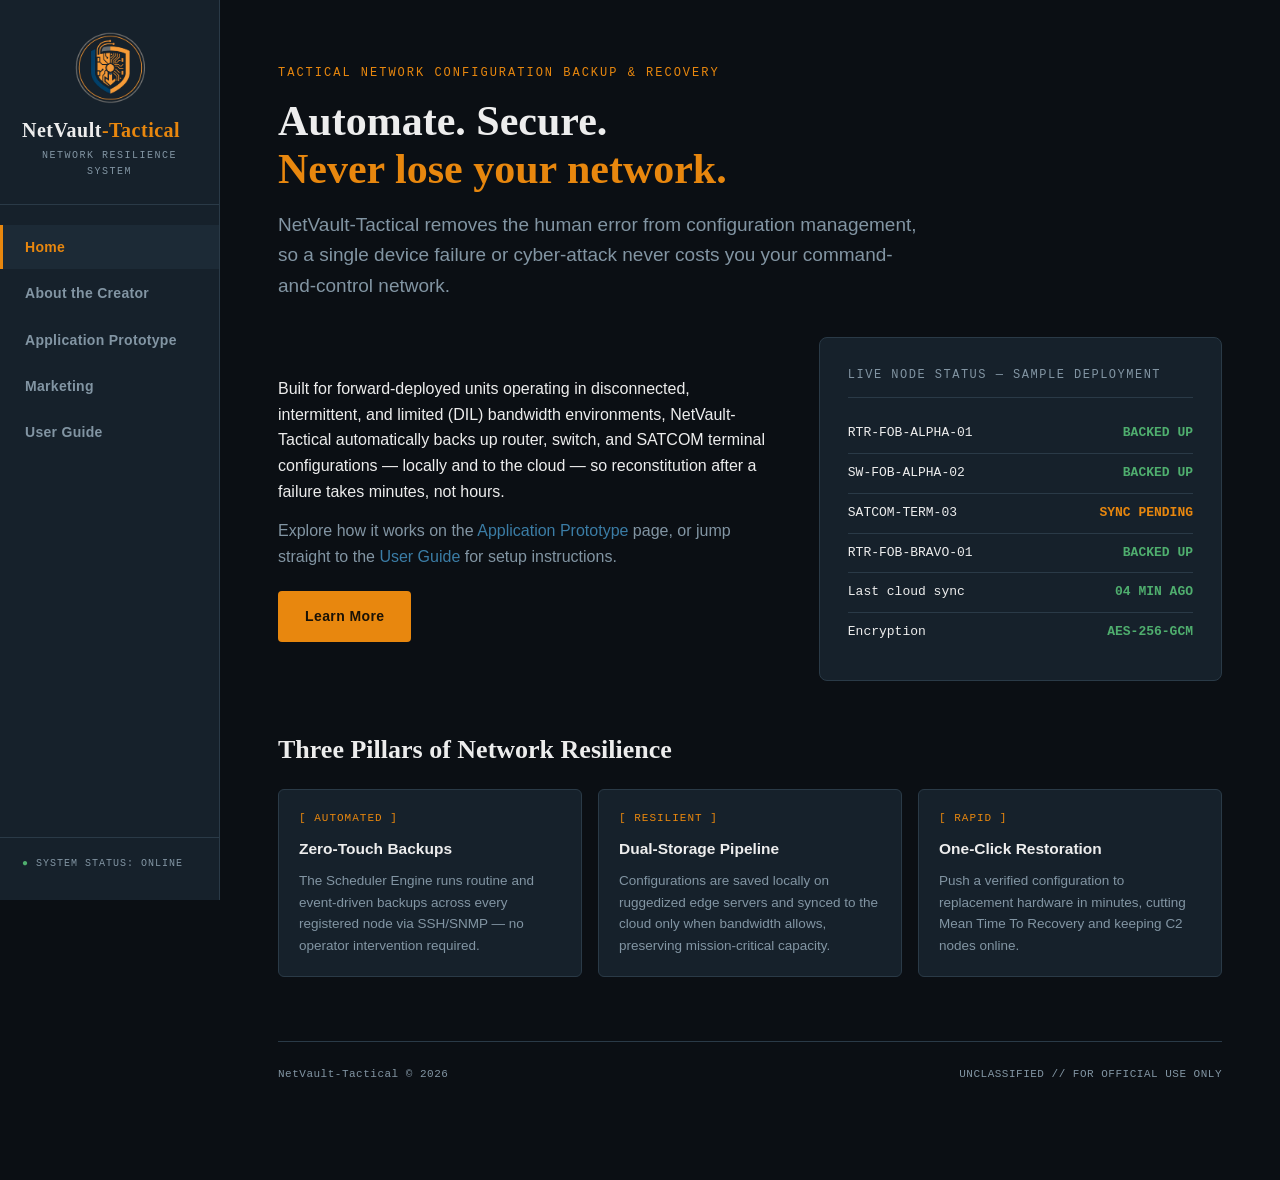
<file: index.html>
<!DOCTYPE html>
<html lang="en">
<head>
<meta charset="UTF-8">
<meta name="viewport" content="width=device-width, initial-scale=1.0">
<title>NetVault-Tactical | Network Configuration Backup &amp; Recovery</title>
<link rel="stylesheet" href="assets/style.css">
</head>
<body>
<div class="mobile-bar">
  <span class="mark"><img src="assets/logo-mark.png" alt="" class="logo-mark">NetVault<span>-Tactical</span></span>
  <button class="burger" onclick="toggleNav()">MENU</button>
</div>
<div class="shell">
  <nav class="sidenav" id="sidenav">
    <div class="brand">
      <img src="assets/logo-mark.png" alt="NetVault-Tactical shield logo" class="logo-mark">
      <div class="mark">NetVault<span>-Tactical</span></div>
      <div class="sub">Network Resilience System</div>
    </div>
    <ul class="navlist">
      <li><a href="index.html" class="active">Home</a></li>
      <li><a href="about.html">About the Creator</a></li>
      <li><a href="prototype.html">Application Prototype</a></li>
      <li><a href="marketing.html">Marketing</a></li>
      <li><a href="guide.html">User Guide</a></li>
    </ul>
    <div class="navfoot"><span class="dot">●</span> SYSTEM STATUS: ONLINE</div>
  </nav>
  <main>
    <div class="page">
      <p class="eyebrow">Tactical Network Configuration Backup &amp; Recovery</p>
      <h1 class="title">Automate. Secure.<br><em>Never lose your network.</em></h1>
      <p class="lede">
        NetVault-Tactical removes the human error from configuration management, so a
        single device failure or cyber-attack never costs you your command-and-control network.
      </p>
      <div class="hero">
        <div>
          <p>
            Built for forward-deployed units operating in disconnected, intermittent, and
            limited (DIL) bandwidth environments, NetVault-Tactical automatically backs up
            router, switch, and SATCOM terminal configurations &mdash; locally and to the cloud
            &mdash; so reconstitution after a failure takes minutes, not hours.
          </p>
          <p class="muted">
            Explore how it works on the <a href="prototype.html">Application Prototype</a> page,
            or jump straight to the <a href="guide.html">User Guide</a> for setup instructions.
          </p>
          <div style="margin-top: 22px;">
            <a class="btn btn-primary" href="marketing.html" onclick="return false;" id="learnMoreBtn">Learn More</a>
          </div>
        </div>
        <div class="hero-panel">
          <div class="readout-title">LIVE NODE STATUS &mdash; SAMPLE DEPLOYMENT</div>
          <div class="readout-line"><span>RTR-FOB-ALPHA-01</span><span class="val">BACKED UP</span></div>
          <div class="readout-line"><span>SW-FOB-ALPHA-02</span><span class="val">BACKED UP</span></div>
          <div class="readout-line"><span>SATCOM-TERM-03</span><span class="val amber">SYNC PENDING</span></div>
          <div class="readout-line"><span>RTR-FOB-BRAVO-01</span><span class="val">BACKED UP</span></div>
          <div class="readout-line"><span>Last cloud sync</span><span class="val">04 MIN AGO</span></div>
          <div class="readout-line"><span>Encryption</span><span class="val">AES-256-GCM</span></div>
        </div>
      </div>
      <h2 class="section-head">Three Pillars of Network Resilience</h2>
      <div class="pillars">
        <div class="pillar">
          <div class="num">[ AUTOMATED ]</div>
          <h4>Zero-Touch Backups</h4>
          <p>
            The Scheduler Engine runs routine and event-driven backups across every registered
            node via SSH/SNMP &mdash; no operator intervention required.
          </p>
        </div>
        <div class="pillar">
          <div class="num">[ RESILIENT ]</div>
          <h4>Dual-Storage Pipeline</h4>
          <p>
            Configurations are saved locally on ruggedized edge servers and synced to the
            cloud only when bandwidth allows, preserving mission-critical capacity.
          </p>
        </div>
        <div class="pillar">
          <div class="num">[ RAPID ]</div>
          <h4>One-Click Restoration</h4>
          <p>
            Push a verified configuration to replacement hardware in minutes, cutting
            Mean Time To Recovery and keeping C2 nodes online.
          </p>
        </div>
      </div>
      <footer class="sitefoot">
        <span>NetVault-Tactical &copy; 2026</span>
        <span>UNCLASSIFIED // FOR OFFICIAL USE ONLY</span>
      </footer>
    </div>
  </main>
</div>
<div class="modal-overlay" id="learnMoreModal">
  <div class="modal-box">
    <p>Redirecting you to the Marketing page to learn more about NetVault-Tactical&hellip;</p>
    <a class="btn btn-primary" href="marketing.html">Continue</a>
  </div>
</div>
<script src="assets/site.js"></script>
<script>
  document.getElementById('learnMoreBtn').addEventListener('click', function(e){
    e.preventDefault();
    window.location.href = 'marketing.html';
  });
</script>
</body>
</html>
</file>
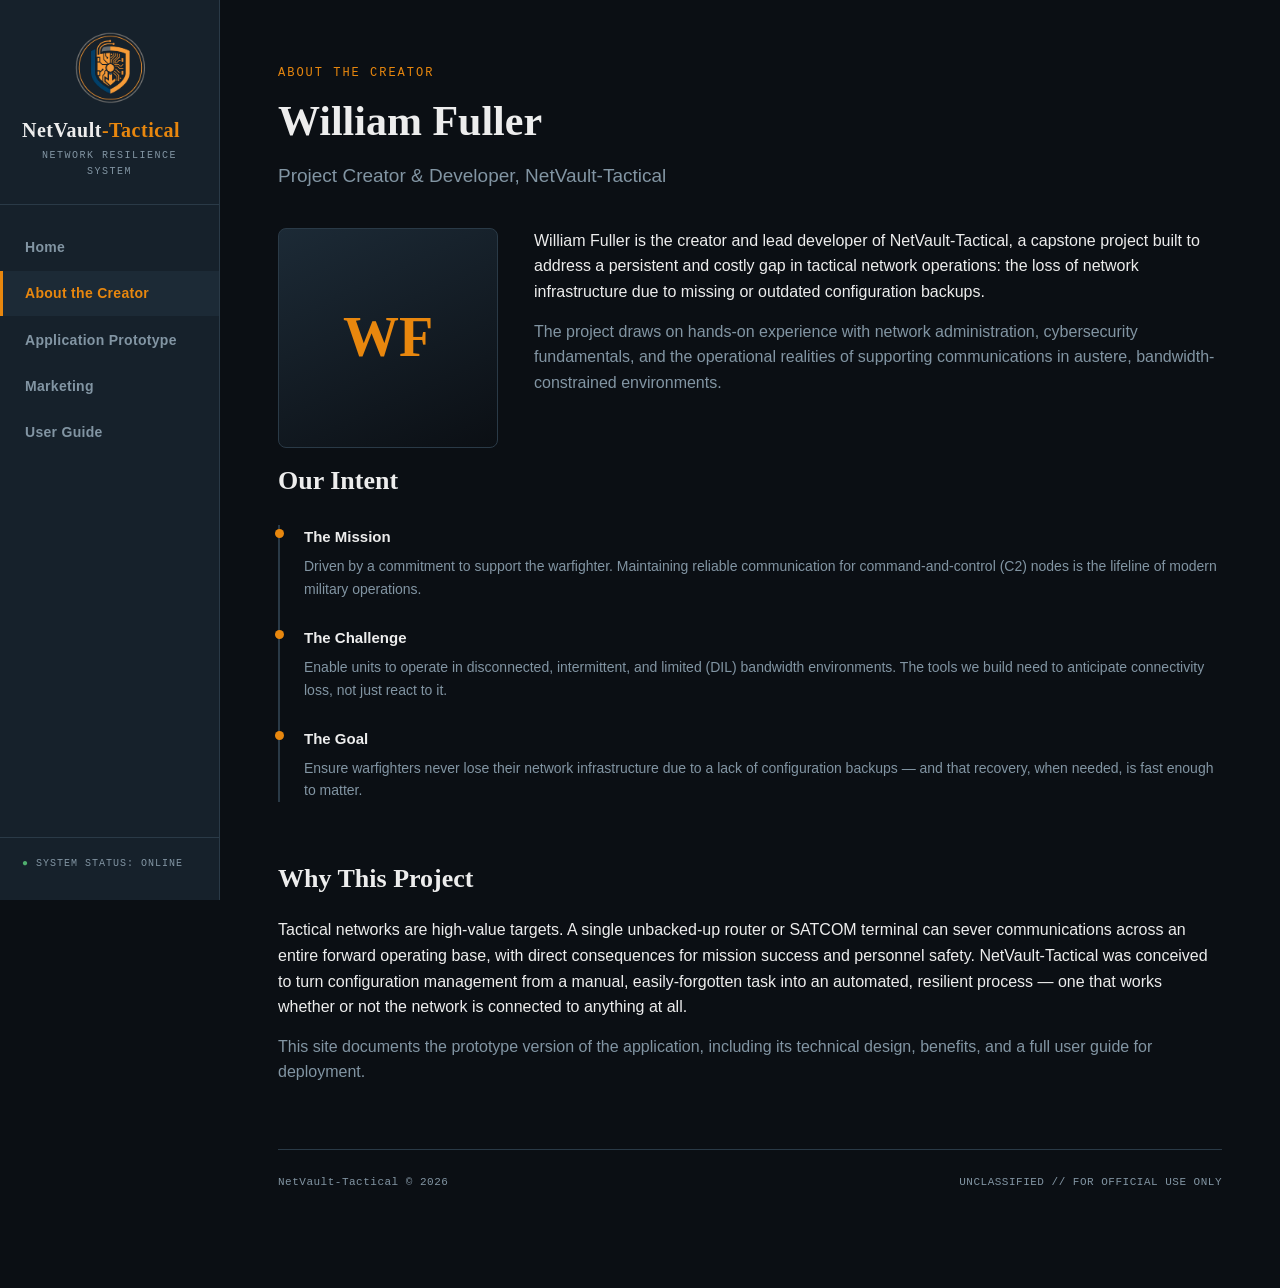
<file: about.html>
<!DOCTYPE html>
<html lang="en">
<head>
<meta charset="UTF-8">
<meta name="viewport" content="width=device-width, initial-scale=1.0">
<title>About the Creator | NetVault-Tactical</title>
<link rel="stylesheet" href="assets/style.css">
</head>
<body>
<div class="mobile-bar">
  <span class="mark"><img src="assets/logo-mark.png" alt="" class="logo-mark">NetVault<span>-Tactical</span></span>
  <button class="burger" onclick="toggleNav()">MENU</button>
</div>
<div class="shell">
  <nav class="sidenav" id="sidenav">
    <div class="brand">
      <img src="assets/logo-mark.png" alt="NetVault-Tactical shield logo" class="logo-mark">
      <div class="mark">NetVault<span>-Tactical</span></div>
      <div class="sub">Network Resilience System</div>
    </div>
    <ul class="navlist">
      <li><a href="index.html">Home</a></li>
      <li><a href="about.html" class="active">About the Creator</a></li>
      <li><a href="prototype.html">Application Prototype</a></li>
      <li><a href="marketing.html">Marketing</a></li>
      <li><a href="guide.html">User Guide</a></li>
    </ul>
    <div class="navfoot"><span class="dot">●</span> SYSTEM STATUS: ONLINE</div>
  </nav>
  <main>
    <div class="page">
      <p class="eyebrow">About the Creator</p>
      <h1 class="title">William Fuller</h1>
      <p class="lede">Project Creator &amp; Developer, NetVault-Tactical</p>
      <div class="profile">
        <div class="avatar">WF</div>
        <div>
          <p>
            William Fuller is the creator and lead developer of NetVault-Tactical, a
            capstone project built to address a persistent and costly gap in tactical
            network operations: the loss of network infrastructure due to missing or
            outdated configuration backups.
          </p>
          <p class="muted">
            The project draws on hands-on experience with network administration,
            cybersecurity fundamentals, and the operational realities of supporting
            communications in austere, bandwidth-constrained environments.
          </p>
        </div>
      </div>
      <h2 class="section-head">Our Intent</h2>
      <div class="timeline">
        <div class="item">
          <h4>The Mission</h4>
          <p>
            Driven by a commitment to support the warfighter. Maintaining reliable
            communication for command-and-control (C2) nodes is the lifeline of
            modern military operations.
          </p>
        </div>
        <div class="item">
          <h4>The Challenge</h4>
          <p>
            Enable units to operate in disconnected, intermittent, and limited (DIL)
            bandwidth environments. The tools we build need to anticipate connectivity
            loss, not just react to it.
          </p>
        </div>
        <div class="item">
          <h4>The Goal</h4>
          <p>
            Ensure warfighters never lose their network infrastructure due to a lack
            of configuration backups &mdash; and that recovery, when needed, is fast
            enough to matter.
          </p>
        </div>
      </div>
      <h2 class="section-head">Why This Project</h2>
      <p>
        Tactical networks are high-value targets. A single unbacked-up router or
        SATCOM terminal can sever communications across an entire forward operating
        base, with direct consequences for mission success and personnel safety.
        NetVault-Tactical was conceived to turn configuration management from a
        manual, easily-forgotten task into an automated, resilient process &mdash;
        one that works whether or not the network is connected to anything at all.
      </p>
      <p class="muted">
        This site documents the prototype version of the application, including its
        technical design, benefits, and a full user guide for deployment.
      </p>
      <footer class="sitefoot">
        <span>NetVault-Tactical &copy; 2026</span>
        <span>UNCLASSIFIED // FOR OFFICIAL USE ONLY</span>
      </footer>
    </div>
  </main>
</div>
<script src="assets/site.js"></script>
</body>
</html>
</file>
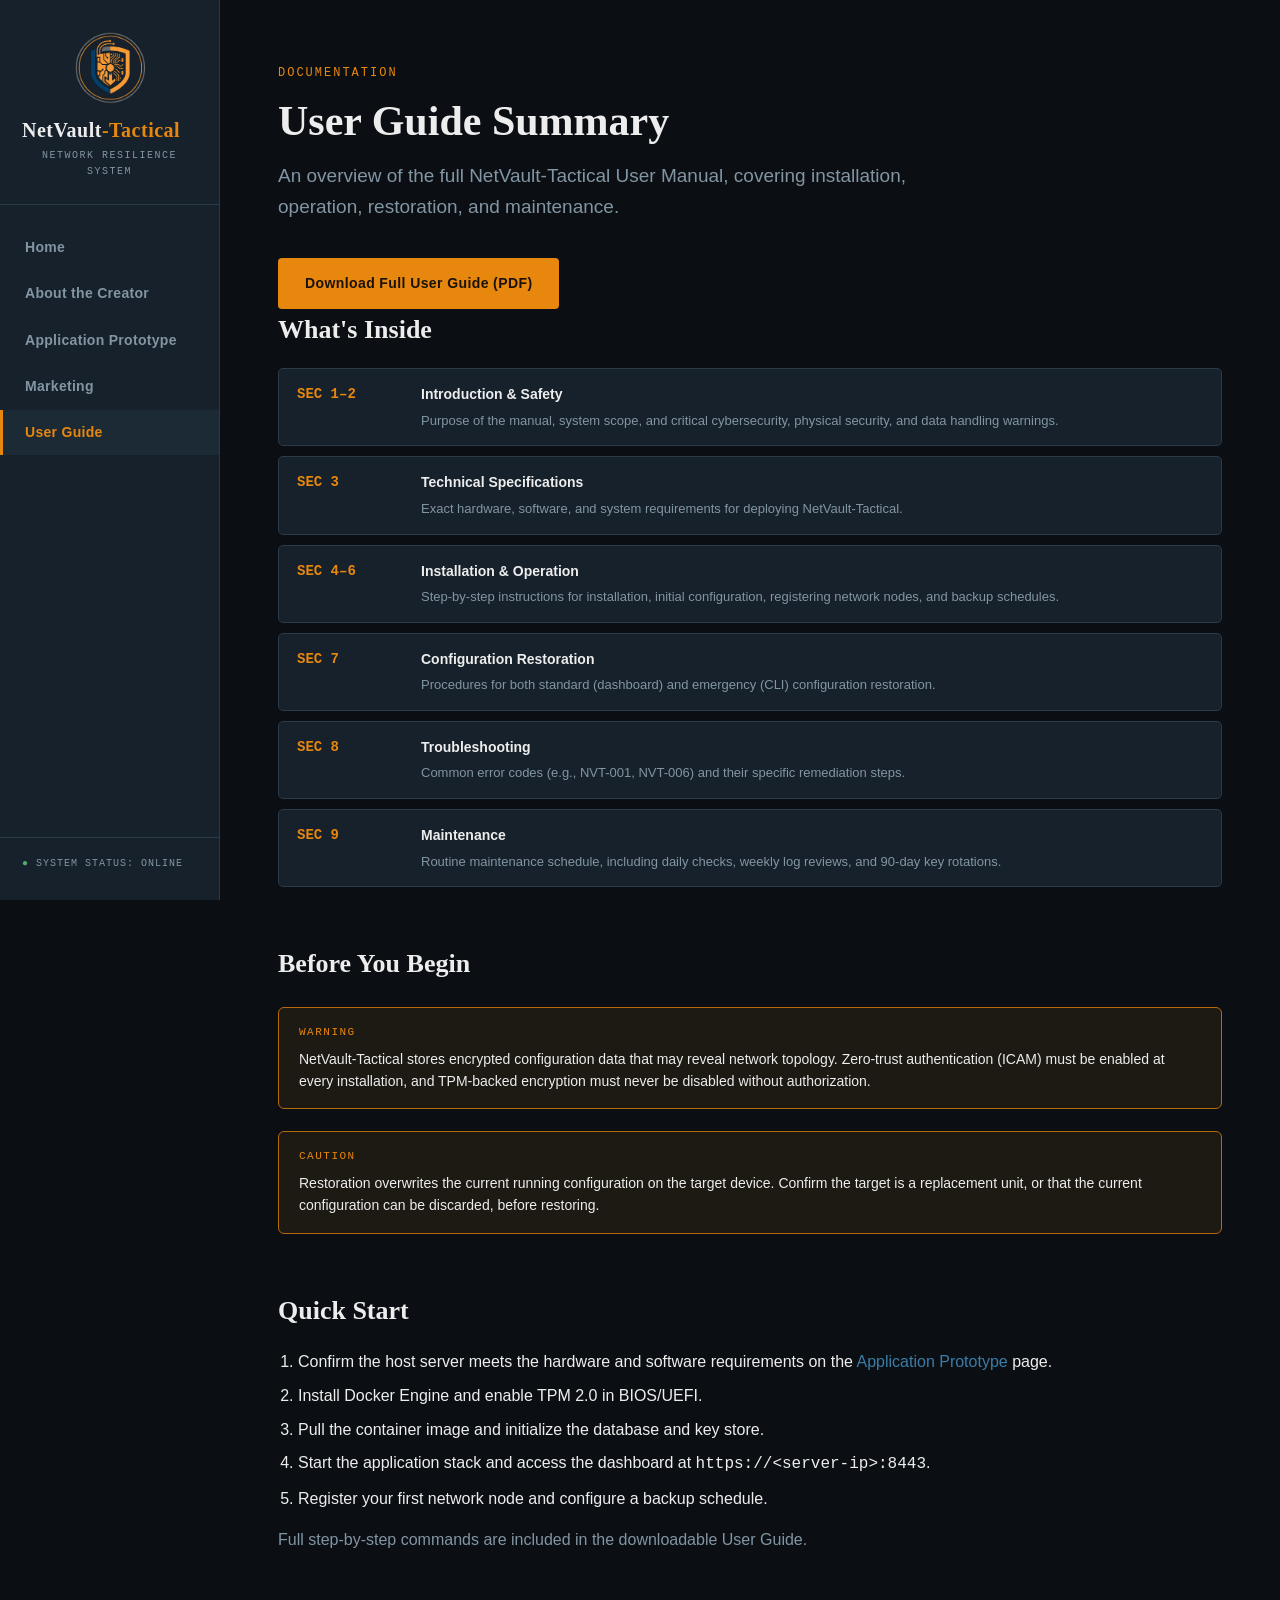
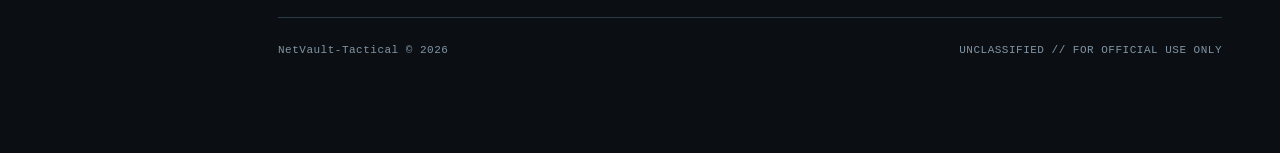
<file: guide.html>
<!DOCTYPE html>
<html lang="en">
<head>
<meta charset="UTF-8">
<meta name="viewport" content="width=device-width, initial-scale=1.0">
<title>User Guide | NetVault-Tactical</title>
<link rel="stylesheet" href="assets/style.css">
</head>
<body>
<div class="mobile-bar">
  <span class="mark"><img src="assets/logo-mark.png" alt="" class="logo-mark">NetVault<span>-Tactical</span></span>
  <button class="burger" onclick="toggleNav()">MENU</button>
</div>
<div class="shell">
  <nav class="sidenav" id="sidenav">
    <div class="brand">
      <img src="assets/logo-mark.png" alt="NetVault-Tactical shield logo" class="logo-mark">
      <div class="mark">NetVault<span>-Tactical</span></div>
      <div class="sub">Network Resilience System</div>
    </div>
    <ul class="navlist">
      <li><a href="index.html">Home</a></li>
      <li><a href="about.html">About the Creator</a></li>
      <li><a href="prototype.html">Application Prototype</a></li>
      <li><a href="marketing.html">Marketing</a></li>
      <li><a href="guide.html" class="active">User Guide</a></li>
    </ul>
    <div class="navfoot"><span class="dot">●</span> SYSTEM STATUS: ONLINE</div>
  </nav>
  <main>
    <div class="page">
      <p class="eyebrow">Documentation</p>
      <h1 class="title">User Guide Summary</h1>
      <p class="lede">
        An overview of the full NetVault-Tactical User Manual, covering installation,
        operation, restoration, and maintenance.
      </p>
      <a class="btn btn-primary" href="assets/NetVault-Tactical-User-Guide.pdf" download>Download Full User Guide (PDF)</a>
      <h2 class="section-head">What's Inside</h2>
      <ul class="guide-toc">
        <li>
          <span class="sec-num">SEC 1&ndash;2</span>
          <span class="sec-body">
            <strong>Introduction &amp; Safety</strong>
            <span>Purpose of the manual, system scope, and critical cybersecurity, physical security, and data handling warnings.</span>
          </span>
        </li>
        <li>
          <span class="sec-num">SEC 3</span>
          <span class="sec-body">
            <strong>Technical Specifications</strong>
            <span>Exact hardware, software, and system requirements for deploying NetVault-Tactical.</span>
          </span>
        </li>
        <li>
          <span class="sec-num">SEC 4&ndash;6</span>
          <span class="sec-body">
            <strong>Installation &amp; Operation</strong>
            <span>Step-by-step instructions for installation, initial configuration, registering network nodes, and backup schedules.</span>
          </span>
        </li>
        <li>
          <span class="sec-num">SEC 7</span>
          <span class="sec-body">
            <strong>Configuration Restoration</strong>
            <span>Procedures for both standard (dashboard) and emergency (CLI) configuration restoration.</span>
          </span>
        </li>
        <li>
          <span class="sec-num">SEC 8</span>
          <span class="sec-body">
            <strong>Troubleshooting</strong>
            <span>Common error codes (e.g., NVT-001, NVT-006) and their specific remediation steps.</span>
          </span>
        </li>
        <li>
          <span class="sec-num">SEC 9</span>
          <span class="sec-body">
            <strong>Maintenance</strong>
            <span>Routine maintenance schedule, including daily checks, weekly log reviews, and 90-day key rotations.</span>
          </span>
        </li>
      </ul>
      <h2 class="section-head">Before You Begin</h2>
      <div class="warn-box">
        <span class="wlabel">WARNING</span>
        <p>
          NetVault-Tactical stores encrypted configuration data that may reveal network
          topology. Zero-trust authentication (ICAM) must be enabled at every installation,
          and TPM-backed encryption must never be disabled without authorization.
        </p>
      </div>
      <div class="warn-box">
        <span class="wlabel">CAUTION</span>
        <p>
          Restoration overwrites the current running configuration on the target device.
          Confirm the target is a replacement unit, or that the current configuration can
          be discarded, before restoring.
        </p>
      </div>
      <h2 class="section-head">Quick Start</h2>
      <ol class="plain">
        <li>Confirm the host server meets the hardware and software requirements on the <a href="prototype.html">Application Prototype</a> page.</li>
        <li>Install Docker Engine and enable TPM 2.0 in BIOS/UEFI.</li>
        <li>Pull the container image and initialize the database and key store.</li>
        <li>Start the application stack and access the dashboard at <code>https://&lt;server-ip&gt;:8443</code>.</li>
        <li>Register your first network node and configure a backup schedule.</li>
      </ol>
      <p class="muted">Full step-by-step commands are included in the downloadable User Guide.</p>
      <footer class="sitefoot">
        <span>NetVault-Tactical &copy; 2026</span>
        <span>UNCLASSIFIED // FOR OFFICIAL USE ONLY</span>
      </footer>
    </div>
  </main>
</div>
<script src="assets/site.js"></script>
</body>
</html>
</file>
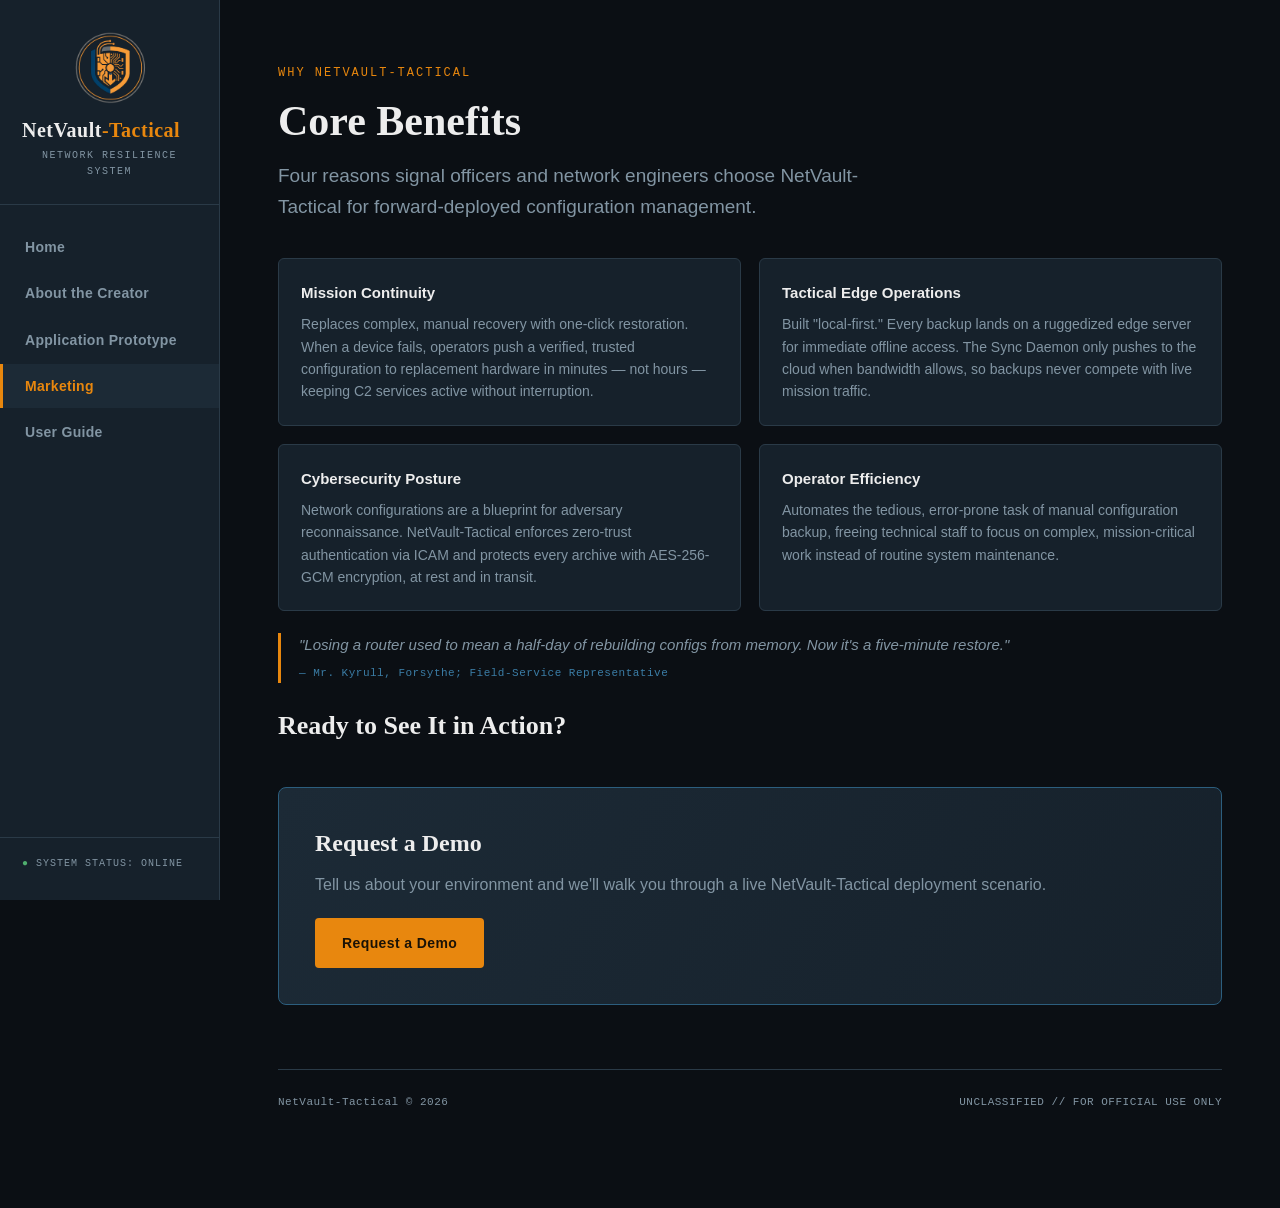
<file: marketing.html>
<!DOCTYPE html>
<html lang="en">
<head>
<meta charset="UTF-8">
<meta name="viewport" content="width=device-width, initial-scale=1.0">
<title>Marketing | NetVault-Tactical</title>
<link rel="stylesheet" href="assets/style.css">
</head>
<body>
<div class="mobile-bar">
  <span class="mark"><img src="assets/logo-mark.png" alt="" class="logo-mark">NetVault<span>-Tactical</span></span>
  <button class="burger" onclick="toggleNav()">MENU</button>
</div>
<div class="shell">
  <nav class="sidenav" id="sidenav">
    <div class="brand">
      <img src="assets/logo-mark.png" alt="NetVault-Tactical shield logo" class="logo-mark">
      <div class="mark">NetVault<span>-Tactical</span></div>
      <div class="sub">Network Resilience System</div>
    </div>
    <ul class="navlist">
      <li><a href="index.html">Home</a></li>
      <li><a href="about.html">About the Creator</a></li>
      <li><a href="prototype.html">Application Prototype</a></li>
      <li><a href="marketing.html" class="active">Marketing</a></li>
      <li><a href="guide.html">User Guide</a></li>
    </ul>
    <div class="navfoot"><span class="dot">●</span> SYSTEM STATUS: ONLINE</div>
  </nav>
  <main>
    <div class="page">
      <p class="eyebrow">Why NetVault-Tactical</p>
      <h1 class="title">Core Benefits</h1>
      <p class="lede">
        Four reasons signal officers and network engineers choose NetVault-Tactical
        for forward-deployed configuration management.
      </p>
      <div class="grid-2">
        <div class="card">
          <h4>Mission Continuity</h4>
          <p>
            Replaces complex, manual recovery with one-click restoration. When a
            device fails, operators push a verified, trusted configuration to
            replacement hardware in minutes &mdash; not hours &mdash; keeping C2
            services active without interruption.
          </p>
        </div>
        <div class="card">
          <h4>Tactical Edge Operations</h4>
          <p>
            Built "local-first." Every backup lands on a ruggedized edge server for
            immediate offline access. The Sync Daemon only pushes to the cloud when
            bandwidth allows, so backups never compete with live mission traffic.
          </p>
        </div>
        <div class="card">
          <h4>Cybersecurity Posture</h4>
          <p>
            Network configurations are a blueprint for adversary reconnaissance.
            NetVault-Tactical enforces zero-trust authentication via ICAM and
            protects every archive with AES-256-GCM encryption, at rest and in transit.
          </p>
        </div>
        <div class="card">
          <h4>Operator Efficiency</h4>
          <p>
            Automates the tedious, error-prone task of manual configuration backup,
            freeing technical staff to focus on complex, mission-critical work
            instead of routine system maintenance.
          </p>
        </div>
      </div>
      <div class="testimonial">
        "Losing a router used to mean a half-day of rebuilding configs from memory.
        Now it's a five-minute restore."
        <span class="quote-attrib">&mdash; Mr. Kyrull, Forsythe; Field-Service Representative</span>
      </div>
      <h2 class="section-head">Ready to See It in Action?</h2>
      <div class="cta-banner">
        <h3>Request a Demo</h3>
        <p>
          Tell us about your environment and we'll walk you through a live
          NetVault-Tactical deployment scenario.
        </p>
        <a class="btn btn-primary" href="#" onclick="openModal('demoModal'); return false;">Request a Demo</a>
      </div>
      <footer class="sitefoot">
        <span>NetVault-Tactical &copy; 2026</span>
        <span>UNCLASSIFIED // FOR OFFICIAL USE ONLY</span>
      </footer>
    </div>
  </main>
</div>
<div class="modal-overlay" id="demoModal">
  <div class="modal-box">
    <p>Enter your email and we'll reach out to schedule your NetVault-Tactical demo.</p>
    <form id="demoForm" onsubmit="return handleDemoSubmit(event)">
      <input
        type="email"
        id="demoEmail"
        class="modal-input"
        placeholder="you@organization.mil"
        required
        autocomplete="email">
      <div class="modal-actions">
        <button type="submit" class="btn btn-primary">Submit</button>
        <a class="btn btn-outline" href="#" onclick="closeModal('demoModal'); return false;">Cancel</a>
      </div>
    </form>
  </div>
</div>

<div class="modal-overlay" id="thankYouModal">
  <div class="modal-box">
    <p>Thank you for your interest in NetVault-Tactical! Our team will reach out to your submitted email soon.</p>
    <a class="btn btn-primary" href="#" onclick="closeModal('thankYouModal'); return false;">Close</a>
  </div>
</div>
<script src="assets/site.js"></script>
<script>
  function handleDemoSubmit(event) {
    event.preventDefault();
    const email = document.getElementById('demoEmail').value.trim();
    if (!email) return false;
    document.getElementById('demoForm').reset();
    closeModal('demoModal');
    openModal('thankYouModal');
    return false;
  }
</script>
</body>
</html>
</file>
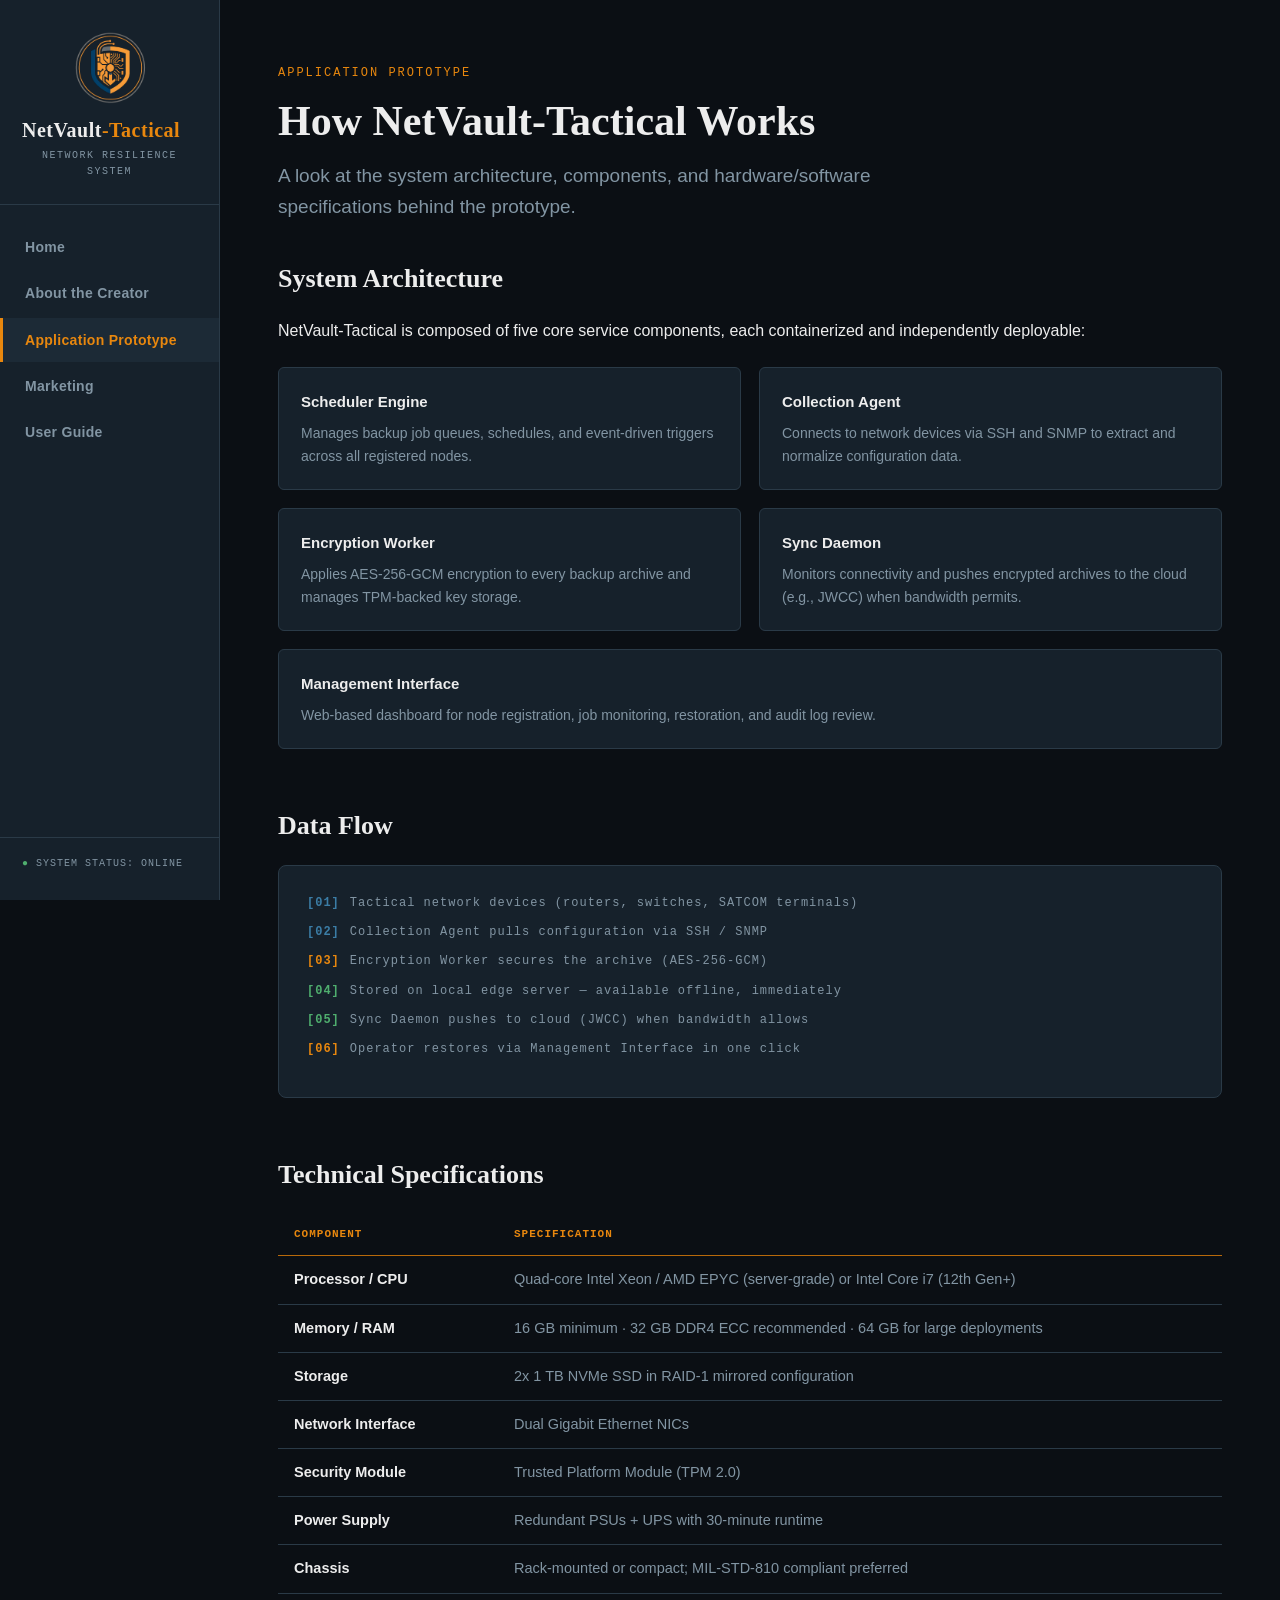
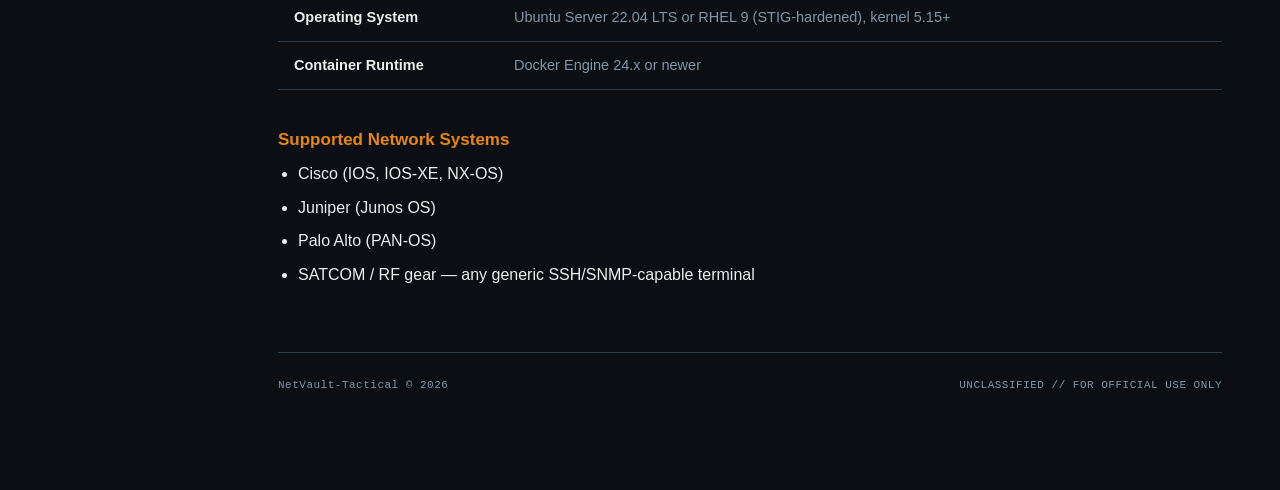
<file: prototype.html>
<!DOCTYPE html>
<html lang="en">
<head>
<meta charset="UTF-8">
<meta name="viewport" content="width=device-width, initial-scale=1.0">
<title>Application Prototype | NetVault-Tactical</title>
<link rel="stylesheet" href="assets/style.css">
</head>
<body>
<div class="mobile-bar">
  <span class="mark"><img src="assets/logo-mark.png" alt="" class="logo-mark">NetVault<span>-Tactical</span></span>
  <button class="burger" onclick="toggleNav()">MENU</button>
</div>
<div class="shell">
  <nav class="sidenav" id="sidenav">
    <div class="brand">
      <img src="assets/logo-mark.png" alt="NetVault-Tactical shield logo" class="logo-mark">
      <div class="mark">NetVault<span>-Tactical</span></div>
      <div class="sub">Network Resilience System</div>
    </div>
    <ul class="navlist">
      <li><a href="index.html">Home</a></li>
      <li><a href="about.html">About the Creator</a></li>
      <li><a href="prototype.html" class="active">Application Prototype</a></li>
      <li><a href="marketing.html">Marketing</a></li>
      <li><a href="guide.html">User Guide</a></li>
    </ul>
    <div class="navfoot"><span class="dot">●</span> SYSTEM STATUS: ONLINE</div>
  </nav>
  <main>
    <div class="page">
      <p class="eyebrow">Application Prototype</p>
      <h1 class="title">How NetVault-Tactical Works</h1>
      <p class="lede">
        A look at the system architecture, components, and hardware/software
        specifications behind the prototype.
      </p>
      <h2 class="section-head">System Architecture</h2>
      <p>
        NetVault-Tactical is composed of five core service components, each
        containerized and independently deployable:
      </p>
      <div class="grid-2">
        <div class="card">
          <h4>Scheduler Engine</h4>
          <p>Manages backup job queues, schedules, and event-driven triggers across all registered nodes.</p>
        </div>
        <div class="card">
          <h4>Collection Agent</h4>
          <p>Connects to network devices via SSH and SNMP to extract and normalize configuration data.</p>
        </div>
        <div class="card">
          <h4>Encryption Worker</h4>
          <p>Applies AES-256-GCM encryption to every backup archive and manages TPM-backed key storage.</p>
        </div>
        <div class="card">
          <h4>Sync Daemon</h4>
          <p>Monitors connectivity and pushes encrypted archives to the cloud (e.g., JWCC) when bandwidth permits.</p>
        </div>
      </div>
      <div class="card" style="margin-top: 18px;">
        <h4>Management Interface</h4>
        <p>Web-based dashboard for node registration, job monitoring, restoration, and audit log review.</p>
      </div>
      <h2 class="section-head">Data Flow</h2>
      <div class="hero-panel" style="margin-bottom: 8px;">
        <div class="status-row"><span class="tag steel">[01]</span> Tactical network devices (routers, switches, SATCOM terminals)</div>
        <div class="status-row"><span class="tag steel">[02]</span> Collection Agent pulls configuration via SSH / SNMP</div>
        <div class="status-row"><span class="tag amber">[03]</span> Encryption Worker secures the archive (AES-256-GCM)</div>
        <div class="status-row"><span class="tag">[04]</span> Stored on local edge server &mdash; available offline, immediately</div>
        <div class="status-row"><span class="tag">[05]</span> Sync Daemon pushes to cloud (JWCC) when bandwidth allows</div>
        <div class="status-row"><span class="tag amber">[06]</span> Operator restores via Management Interface in one click</div>
      </div>
      <h2 class="section-head">Technical Specifications</h2>
      <table class="spec">
        <tr><th>Component</th><th>Specification</th></tr>
        <tr><td class="label">Processor / CPU</td><td class="value">Quad-core Intel Xeon / AMD EPYC (server-grade) or Intel Core i7 (12th Gen+)</td></tr>
        <tr><td class="label">Memory / RAM</td><td class="value">16 GB minimum &middot; 32 GB DDR4 ECC recommended &middot; 64 GB for large deployments</td></tr>
        <tr><td class="label">Storage</td><td class="value">2x 1 TB NVMe SSD in RAID-1 mirrored configuration</td></tr>
        <tr><td class="label">Network Interface</td><td class="value">Dual Gigabit Ethernet NICs</td></tr>
        <tr><td class="label">Security Module</td><td class="value">Trusted Platform Module (TPM 2.0)</td></tr>
        <tr><td class="label">Power Supply</td><td class="value">Redundant PSUs + UPS with 30-minute runtime</td></tr>
        <tr><td class="label">Chassis</td><td class="value">Rack-mounted or compact; MIL-STD-810 compliant preferred</td></tr>
        <tr><td class="label">Operating System</td><td class="value">Ubuntu Server 22.04 LTS or RHEL 9 (STIG-hardened), kernel 5.15+</td></tr>
        <tr><td class="label">Container Runtime</td><td class="value">Docker Engine 24.x or newer</td></tr>
      </table>
      <h3 class="sub-head">Supported Network Systems</h3>
      <ul class="plain">
        <li>Cisco (IOS, IOS-XE, NX-OS)</li>
        <li>Juniper (Junos OS)</li>
        <li>Palo Alto (PAN-OS)</li>
        <li>SATCOM / RF gear &mdash; any generic SSH/SNMP-capable terminal</li>
      </ul>
      <footer class="sitefoot">
        <span>NetVault-Tactical &copy; 2026</span>
        <span>UNCLASSIFIED // FOR OFFICIAL USE ONLY</span>
      </footer>
    </div>
  </main>
</div>
<script src="assets/site.js"></script>
</body>
</html>
</file>
<file: assets/style.css>
:root {
  --bg:        #0B0F14;
  --panel:     #16212B;
  --panel-2:   #1C2A36;
  --line:      #2A3A47;
  --amber:     #E8870E;
  --amber-dim: #B8690A;
  --steel:     #3B7DA6;
  --steel-dim: #2C5E7E;
  --text:      #EDEDED;
  --muted:     #8295A3;
  --good:      #4FAE6E;
  --serif: "Bookman Old Style", "Cambria", Georgia, serif;
  --sans:  "Arial", "Helvetica Neue", sans-serif;
  --mono:  "Courier New", Courier, monospace;
}
* { box-sizing: border-box; }
html { scroll-behavior: smooth; }
body {
  margin: 0;
  background: var(--bg);
  color: var(--text);
  font-family: var(--sans);
  font-size: 16px;
  line-height: 1.6;
  -webkit-font-smoothing: antialiased;
}
a { color: var(--steel); text-decoration: none; }
a:hover { color: var(--amber); }
a:focus-visible, button:focus-visible {
  outline: 2px solid var(--amber);
  outline-offset: 3px;
}
img { max-width: 100%; display: block; }
.shell {
  display: grid;
  grid-template-columns: 220px 1fr;
  min-height: 100vh;
}
.sidenav {
  background: var(--panel);
  border-right: 1px solid var(--line);
  padding: 28px 0 28px 0;
  position: sticky;
  top: 0;
  height: 100vh;
  display: flex;
  flex-direction: column;
}
.brand {
  padding: 0 22px 24px 22px;
  border-bottom: 1px solid var(--line);
  margin-bottom: 18px;
  text-align:center;
}
.brand .logo-mark {
  width: 96px;
  height: auto;
  margin: 0 auto 14px auto;
  display: block;
}
.brand .mark {
  font-family: var(--serif);
  font-weight: bold;
  font-size: 20px;
  color: var(--text);
  letter-spacing: 0.5px;
  line-height: 1.2;
  text-align: left;
}
.brand .mark span { color: var(--amber); }
.brand .sub {
  font-family: var(--mono);
  font-size: 10px;
  color: var(--muted);
  letter-spacing: 1.5px;
  margin-top: 6px;
  text-transform: uppercase;
}
.navlist { list-style: none; margin: 0; padding: 0; flex: 1; }
.navlist li { margin: 2px 0; }
.navlist a {
  display: block;
  padding: 11px 22px;
  color: var(--muted);
  font-family: var(--sans);
  font-size: 14px;
  font-weight: 600;
  letter-spacing: 0.3px;
  border-left: 3px solid transparent;
  transition: background 0.15s, color 0.15s, border-color 0.15s;
}
.navlist a:hover {
  color: var(--text);
  background: var(--panel-2);
}
.navlist a.active {
  color: var(--amber);
  border-left-color: var(--amber);
  background: var(--panel-2);
}
.navfoot {
  padding: 18px 22px 0 22px;
  border-top: 1px solid var(--line);
  font-family: var(--mono);
  font-size: 10px;
  color: var(--muted);
  letter-spacing: 1px;
}
.navfoot .dot { color: var(--good); }
main { min-width: 0; }
.page {
  max-width: 1040px;
  margin: 0 auto;
  padding: 64px 48px 96px 48px;
}
.mobile-bar {
  display: none;
  background: var(--panel);
  border-bottom: 1px solid var(--line);
  padding: 14px 18px;
  align-items: center;
  justify-content: space-between;
  position: sticky;
  top: 0;
  z-index: 50;
}
.mobile-bar .mark { font-family: var(--serif); font-weight: bold; font-size: 17px; display: flex; align-items: center; gap: 9px; }
.mobile-bar .mark span { color: var(--amber); }
.mobile-bar .logo-mark { width: 26px; height: auto; }
.burger {
  background: none;
  border: 1px solid var(--line);
  color: var(--text);
  font-family: var(--mono);
  font-size: 12px;
  padding: 7px 12px;
  border-radius: 3px;
  cursor: pointer;
}
@media (max-width: 880px) {
  .shell { grid-template-columns: 1fr; }
  .sidenav { display: none; }
  .sidenav.open { display: flex; position: fixed; z-index: 60; width: 240px; }
  .mobile-bar { display: flex; }
  .page { padding: 40px 22px 72px 22px; }
}
.eyebrow {
  font-family: var(--mono);
  font-size: 12px;
  letter-spacing: 2px;
  color: var(--amber);
  text-transform: uppercase;
  margin: 0 0 14px 0;
}
h1.title {
  font-family: var(--serif);
  font-size: 42px;
  line-height: 1.15;
  margin: 0 0 16px 0;
  color: var(--text);
}
h1.title em { color: var(--amber); font-style: normal; }
.lede {
  font-size: 19px;
  color: var(--muted);
  max-width: 640px;
  margin: 0 0 36px 0;
}
h2.section-head {
  font-family: var(--serif);
  font-size: 26px;
  color: var(--text);
  margin: 56px 0 18px 0;
}
h2.section-head:first-of-type { margin-top: 0; }
h3.sub-head {
  font-family: var(--sans);
  font-size: 17px;
  font-weight: 700;
  color: var(--amber);
  margin: 0 0 8px 0;
}
p { color: var(--text); margin: 0 0 14px 0; }
p.muted { color: var(--muted); }
ul.plain, ol.plain { padding-left: 20px; margin: 0 0 16px 0; }
ul.plain li, ol.plain li { margin-bottom: 8px; }
.status-row {
  display: flex;
  align-items: baseline;
  gap: 10px;
  font-family: var(--mono);
  font-size: 12px;
  letter-spacing: 1px;
  margin-bottom: 10px;
  color: var(--muted);
}
.status-row .tag {
  color: var(--good);
  font-weight: bold;
}
.status-row .tag.amber { color: var(--amber); }
.status-row .tag.steel { color: var(--steel); }
.grid-3 {
  display: grid;
  grid-template-columns: repeat(3, 1fr);
  gap: 18px;
  margin: 24px 0 8px 0;
}
.grid-2 {
  display: grid;
  grid-template-columns: repeat(2, 1fr);
  gap: 18px;
  margin: 24px 0 8px 0;
}
@media (max-width: 720px) {
  .grid-3, .grid-2 { grid-template-columns: 1fr; }
}
.card {
  background: var(--panel);
  border: 1px solid var(--line);
  border-radius: 6px;
  padding: 22px;
}
.card h4 {
  font-family: var(--sans);
  font-size: 15px;
  margin: 0 0 8px 0;
  color: var(--text);
}
.card p { font-size: 14px; color: var(--muted); margin: 0; }
table.spec {
  width: 100%;
  border-collapse: collapse;
  margin: 18px 0 36px 0;
  font-size: 14.5px;
}
table.spec th, table.spec td {
  text-align: left;
  padding: 12px 16px;
  border-bottom: 1px solid var(--line);
  vertical-align: top;
}
table.spec th {
  font-family: var(--mono);
  font-size: 11px;
  letter-spacing: 1px;
  text-transform: uppercase;
  color: var(--amber);
  border-bottom: 1px solid var(--amber-dim);
}
table.spec td.label {
  color: var(--text);
  font-weight: 600;
  width: 220px;
}
table.spec td.value { color: var(--muted); }
.btn {
  display: inline-block;
  font-family: var(--sans);
  font-weight: 700;
  font-size: 14px;
  letter-spacing: 0.4px;
  padding: 13px 26px;
  border-radius: 4px;
  cursor: pointer;
  border: 1px solid transparent;
}
.btn-primary {
  background: var(--amber);
  color: #1a1206;
}
.btn-primary:hover { background: #fb9c1f; color: #1a1206; }
.btn-outline {
  background: transparent;
  border: 1px solid var(--steel);
  color: var(--steel);
}
.btn-outline:hover { border-color: var(--amber); color: var(--amber); }
.hero {
  display: grid;
  grid-template-columns: 1.1fr 0.9fr;
  gap: 48px;
  align-items: center;
  margin-bottom: 48px;
}
@media (max-width: 880px) {
  .hero { grid-template-columns: 1fr; }
}
.hero-panel {
  background: var(--panel);
  border: 1px solid var(--line);
  border-radius: 8px;
  padding: 28px;
}
.hero-panel .readout-title {
  font-family: var(--mono);
  font-size: 12px;
  color: var(--muted);
  letter-spacing: 1.5px;
  margin-bottom: 16px;
  border-bottom: 1px solid var(--line);
  padding-bottom: 12px;
}
.readout-line {
  display: flex;
  justify-content: space-between;
  font-family: var(--mono);
  font-size: 13px;
  padding: 9px 0;
  border-bottom: 1px solid var(--line);
  color: var(--text);
}
.readout-line:last-child { border-bottom: none; }
.readout-line .val { color: var(--good); font-weight: bold; }
.readout-line .val.amber { color: var(--amber); }
.pillars {
  display: grid;
  grid-template-columns: repeat(3, 1fr);
  gap: 16px;
  margin: 8px 0 8px 0;
}
@media (max-width: 720px) { .pillars { grid-template-columns: 1fr; } }
.pillar {
  border: 1px solid var(--line);
  border-radius: 6px;
  padding: 20px;
  background: var(--panel);
}
.pillar .num {
  font-family: var(--mono);
  font-size: 11px;
  color: var(--amber);
  letter-spacing: 1px;
  margin-bottom: 10px;
}
.pillar h4 { margin: 0 0 8px 0; font-size: 15.5px; }
.pillar p { font-size: 13.5px; color: var(--muted); margin: 0; }
.profile {
  display: grid;
  grid-template-columns: 220px 1fr;
  gap: 36px;
  margin-bottom: 12px;
}
@media (max-width: 720px) { .profile { grid-template-columns: 1fr; } }
.avatar {
  width: 100%;
  aspect-ratio: 1;
  border-radius: 8px;
  background: linear-gradient(155deg, var(--panel-2), var(--bg));
  border: 1px solid var(--line);
  display: flex;
  align-items: center;
  justify-content: center;
  font-family: var(--serif);
  font-size: 56px;
  font-weight: bold;
  color: var(--amber);
}
.timeline {
  border-left: 2px solid var(--line);
  padding-left: 24px;
  margin: 24px 0;
}
.timeline .item { margin-bottom: 26px; position: relative; }
.timeline .item::before {
  content: "";
  position: absolute;
  left: -29px;
  top: 4px;
  width: 9px;
  height: 9px;
  border-radius: 50%;
  background: var(--amber);
}
.timeline .item h4 { margin: 0 0 6px 0; font-size: 15px; color: var(--text); }
.timeline .item p { font-size: 14px; color: var(--muted); margin: 0; }
.cta-banner {
  background: linear-gradient(120deg, var(--panel-2), var(--panel));
  border: 1px solid var(--steel-dim);
  border-radius: 8px;
  padding: 36px;
  text-align: left;
  margin: 40px 0;
}
.cta-banner h3 { font-family: var(--serif); font-size: 24px; margin: 0 0 10px 0; }
.cta-banner p { color: var(--muted); margin: 0 0 20px 0; }
.testimonial {
  border-left: 3px solid var(--amber);
  padding-left: 18px;
  margin: 22px 0;
  font-style: italic;
  color: var(--muted);
  font-size: 15px;
}
.quote-attrib {
  display: block;
  margin-top: 8px;
  font-style: normal;
  font-family: var(--mono);
  font-size: 11px;
  color: var(--steel);
  letter-spacing: 0.5px;
}
.modal-overlay {
  display: none;
  position: fixed;
  inset: 0;
  background: rgba(5, 7, 10, 0.75);
  align-items: center;
  justify-content: center;
  z-index: 200;
  padding: 20px;
}
.modal-overlay.show { display: flex; }
.modal-box {
  background: var(--steel-dim);
  border: 1px solid var(--steel);
  border-radius: 10px;
  padding: 36px;
  max-width: 460px;
  text-align: center;
}
.modal-box p { color: var(--text); font-size: 16px; font-weight: 600; margin-bottom: 22px; }
.modal-input {
  width: 100%;
  background: var(--bg);
  border: 1px solid var(--line);
  color: var(--text);
  font-family: var(--sans);
  font-size: 15px;
  padding: 12px 14px;
  border-radius: 4px;
  margin-bottom: 18px;
}
.modal-input::placeholder { color: var(--muted); }
.modal-input:focus-visible {
  outline: 2px solid var(--amber);
  outline-offset: 2px;
  border-color: var(--amber);
}
.modal-actions {
  display: flex;
  gap: 12px;
  justify-content: center;
}
.modal-actions .btn { border: none; font-family: var(--sans); }
.modal-actions .btn-outline { border: 1px solid var(--steel); }
.guide-toc {
  list-style: none;
  margin: 0 0 32px 0;
  padding: 0;
  display: grid;
  gap: 10px;
}
.guide-toc li {
  background: var(--panel);
  border: 1px solid var(--line);
  border-radius: 5px;
  padding: 14px 18px;
  display: grid;
  grid-template-columns: 110px 1fr;
  gap: 14px;
  font-size: 14px;
}
@media (max-width: 600px) { .guide-toc li { grid-template-columns: 1fr; } }
.guide-toc .sec-num {
  font-family: var(--mono);
  color: var(--amber);
  font-weight: bold;
}
.guide-toc .sec-body strong { display: block; color: var(--text); margin-bottom: 3px; }
.guide-toc .sec-body span { color: var(--muted); font-size: 13px; }
.warn-box {
  border: 1px solid var(--amber-dim);
  background: rgba(232, 135, 14, 0.08);
  border-radius: 6px;
  padding: 16px 20px;
  margin: 22px 0;
}
.warn-box .wlabel {
  font-family: var(--mono);
  font-size: 11px;
  letter-spacing: 1.5px;
  color: var(--amber);
  margin-bottom: 6px;
  display: block;
}
.warn-box p { font-size: 14px; margin: 0; color: var(--text); }
footer.sitefoot {
  border-top: 1px solid var(--line);
  margin-top: 64px;
  padding-top: 24px;
  font-family: var(--mono);
  font-size: 11px;
  color: var(--muted);
  letter-spacing: 0.5px;
  display: flex;
  justify-content: space-between;
  flex-wrap: wrap;
  gap: 8px;
}
.modal-input {
  width: 100%;
  background: var(--bg);
  border: 1px solid var(--line);
  color: var(--text);
  font-family: var(--sans);
  font-size: 15px;
  padding: 12px 14px;
  border-radius: 4px;
  margin-bottom: 18px;
}
.modal-input::placeholder { color: var(--muted); }
.modal-input:focus-visible {
  outline: 2px solid var(--amber);
  outline-offset: 2px;
  border-color: var(--amber);
}
.modal-actions {
  display: flex;
  gap: 12px;
  justify-content: center;
}
.modal-actions .btn { border: none; font-family: var(--sans); }
.modal-actions .btn-outline { border: 1px solid var(--steel); }
</file>
